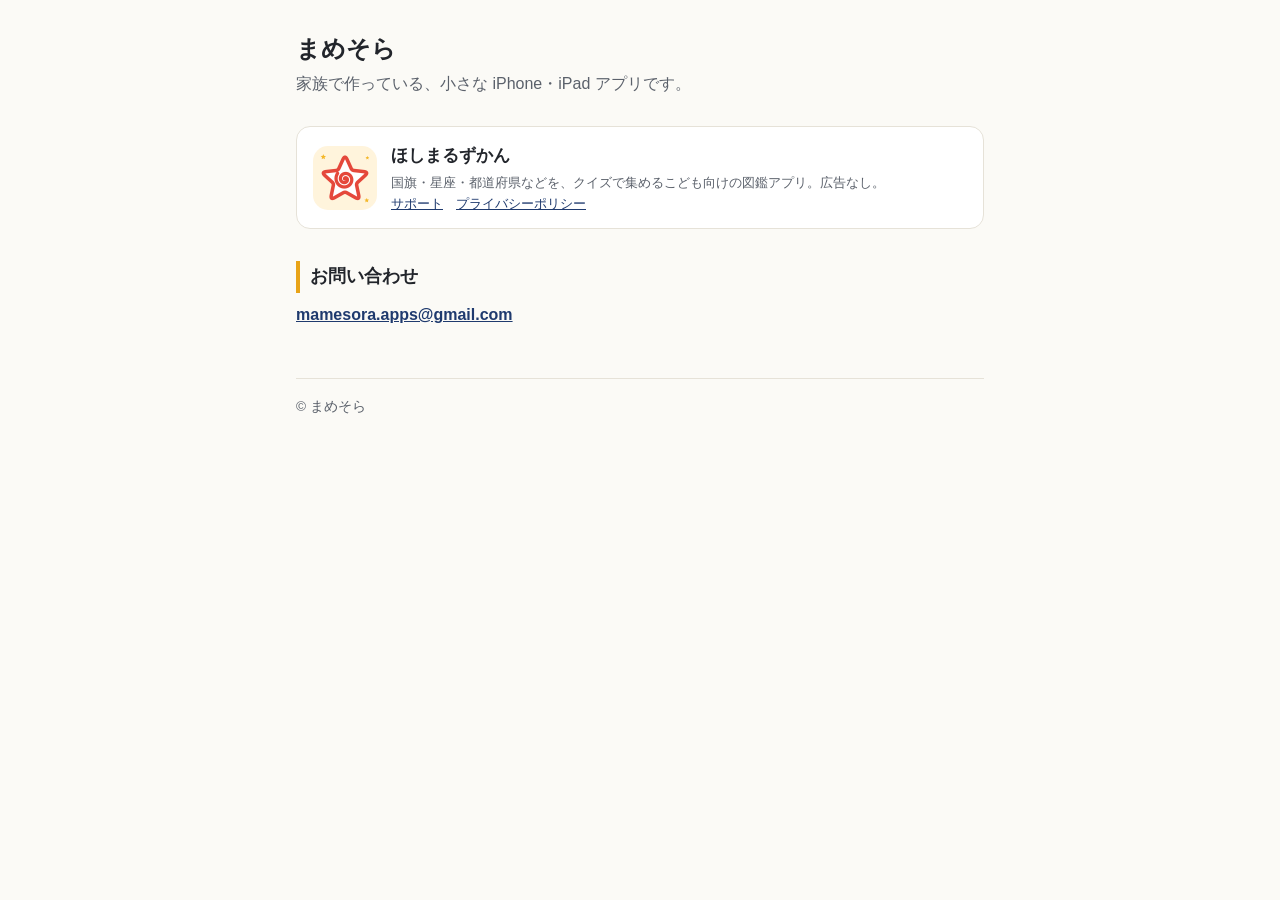
<file: index.html>
<!doctype html>
<html lang="ja">
<head>
<meta charset="utf-8">
<meta name="viewport" content="width=device-width,initial-scale=1">
<title>まめそら</title>
<meta name="description" content="まめそらが作っている iPhone・iPad アプリの紹介です。">
<link rel="stylesheet" href="style.css">
</head>
<body>
<div class="wrap">
  <h1>まめそら</h1>
  <p class="lead">家族で作っている、小さな iPhone・iPad アプリです。</p>

  <ul class="apps">
    <li>
      <img src="zukan/icon.png" alt="">
      <div>
        <b>ほしまるずかん</b>
        <small>国旗・星座・都道府県などを、クイズで集めるこども向けの図鑑アプリ。広告なし。</small>
        <small><a href="zukan/support.html">サポート</a>　<a href="zukan/privacy.html">プライバシーポリシー</a></small>
      </div>
    </li>
    <!-- 2つ目のアプリは、公開が決まったらここに追加 -->
  </ul>

  <h2>お問い合わせ</h2>
  <p><a class="mail" href="mailto:mamesora.apps@gmail.com">mamesora.apps@gmail.com</a></p>

  <footer>© まめそら</footer>
</div>
</body>
</html>
</file>
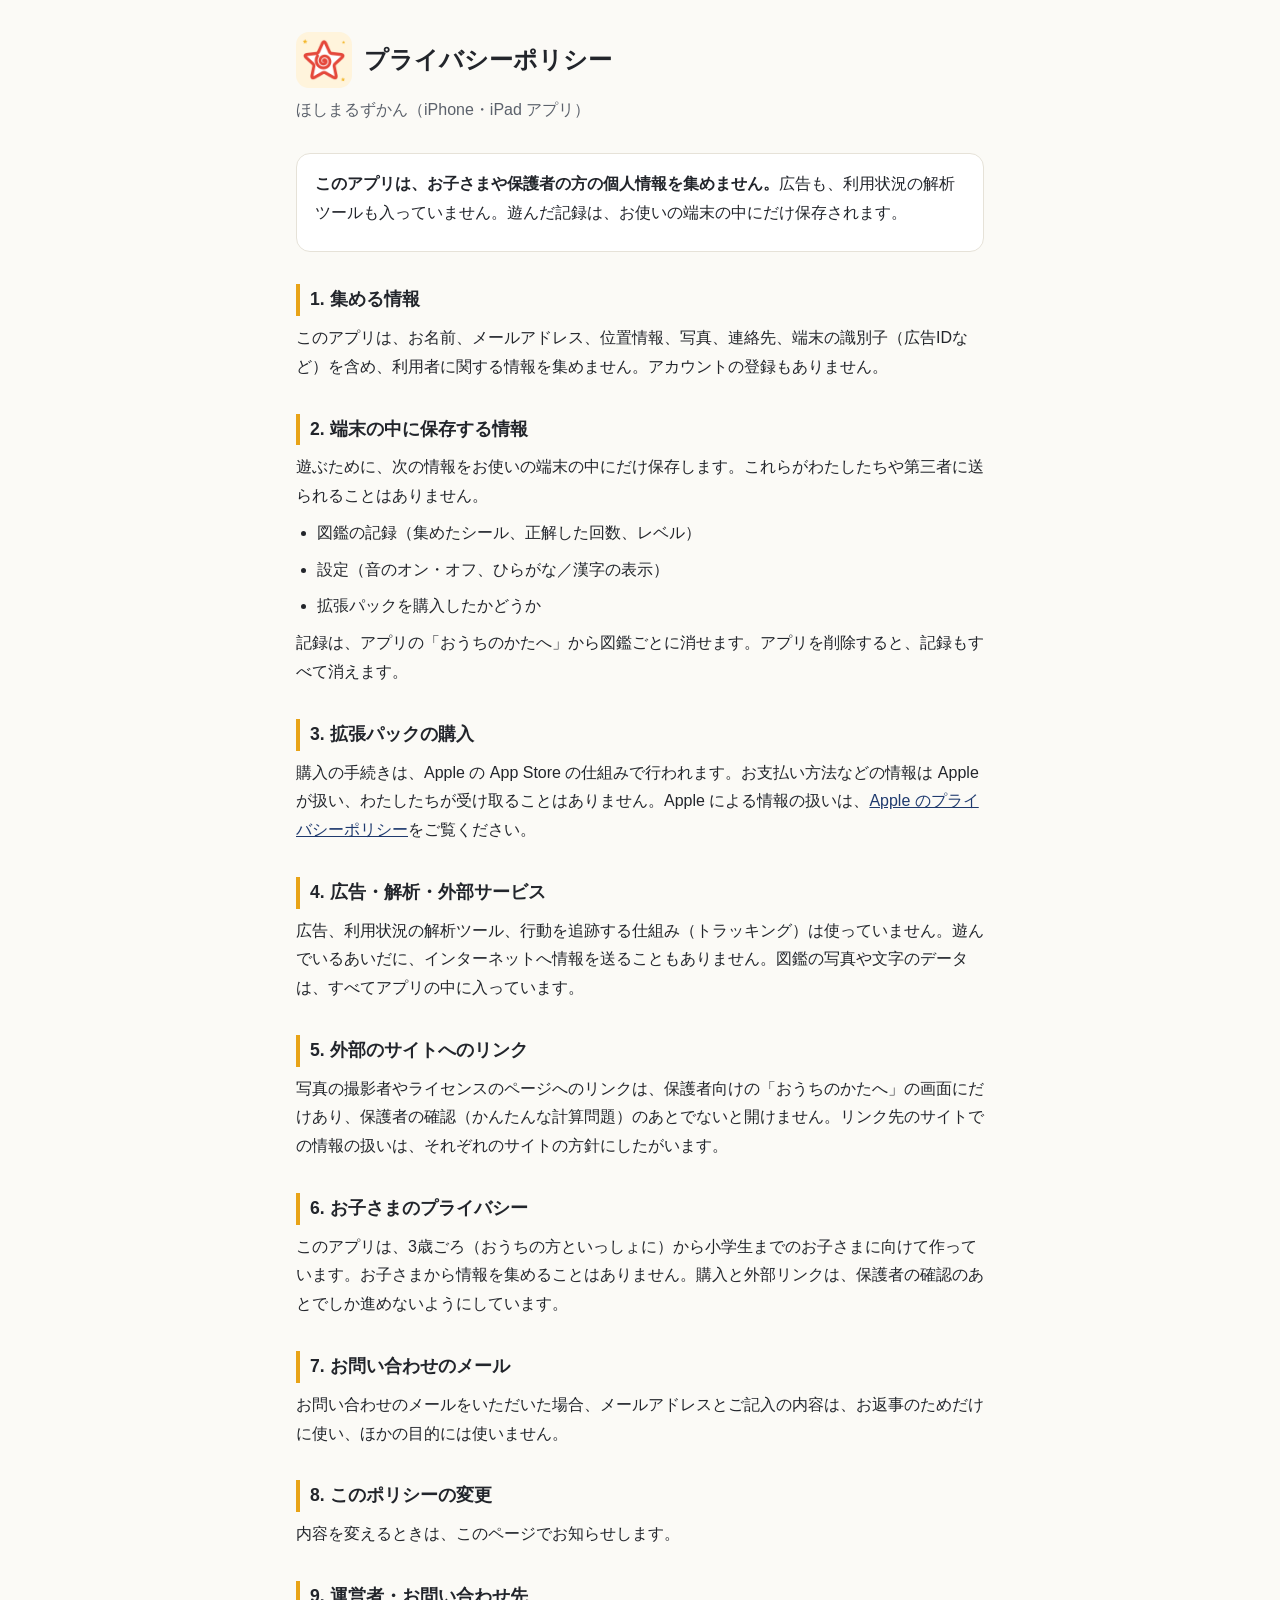
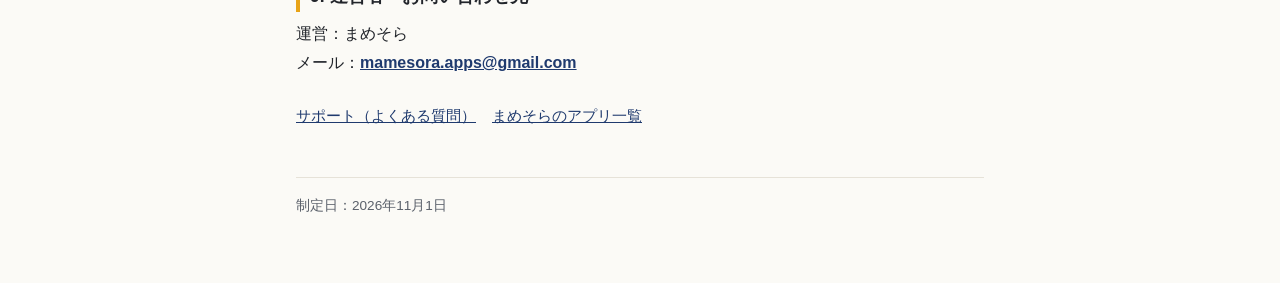
<file: zukan/privacy.html>
<!doctype html>
<html lang="ja">
<head>
<meta charset="utf-8">
<meta name="viewport" content="width=device-width,initial-scale=1">
<title>プライバシーポリシー｜ほしまるずかん</title>
<meta name="description" content="こども向け図鑑クイズアプリ「ほしまるずかん」のプライバシーポリシーです。">
<link rel="stylesheet" href="../style.css">
</head>
<body>
<div class="wrap">
  <header>
    <img src="icon.png" alt="">
    <h1>プライバシーポリシー</h1>
  </header>
  <p class="lead">ほしまるずかん（iPhone・iPad アプリ）</p>

  <div class="card">
    <p><b>このアプリは、お子さまや保護者の方の個人情報を集めません。</b>広告も、利用状況の解析ツールも入っていません。遊んだ記録は、お使いの端末の中にだけ保存されます。</p>
  </div>

  <h2>1. 集める情報</h2>
  <p>このアプリは、お名前、メールアドレス、位置情報、写真、連絡先、端末の識別子（広告IDなど）を含め、利用者に関する情報を集めません。アカウントの登録もありません。</p>

  <h2>2. 端末の中に保存する情報</h2>
  <p>遊ぶために、次の情報をお使いの端末の中にだけ保存します。これらがわたしたちや第三者に送られることはありません。</p>
  <ul>
    <li>図鑑の記録（集めたシール、正解した回数、レベル）</li>
    <li>設定（音のオン・オフ、ひらがな／漢字の表示）</li>
    <li>拡張パックを購入したかどうか</li>
  </ul>
  <p>記録は、アプリの「おうちのかたへ」から図鑑ごとに消せます。アプリを削除すると、記録もすべて消えます。</p>

  <h2>3. 拡張パックの購入</h2>
  <p>購入の手続きは、Apple の App Store の仕組みで行われます。お支払い方法などの情報は Apple が扱い、わたしたちが受け取ることはありません。Apple による情報の扱いは、<a href="https://www.apple.com/jp/legal/privacy/">Apple のプライバシーポリシー</a>をご覧ください。</p>

  <h2>4. 広告・解析・外部サービス</h2>
  <p>広告、利用状況の解析ツール、行動を追跡する仕組み（トラッキング）は使っていません。遊んでいるあいだに、インターネットへ情報を送ることもありません。図鑑の写真や文字のデータは、すべてアプリの中に入っています。</p>

  <h2>5. 外部のサイトへのリンク</h2>
  <p>写真の撮影者やライセンスのページへのリンクは、保護者向けの「おうちのかたへ」の画面にだけあり、保護者の確認（かんたんな計算問題）のあとでないと開けません。リンク先のサイトでの情報の扱いは、それぞれのサイトの方針にしたがいます。</p>

  <h2>6. お子さまのプライバシー</h2>
  <p>このアプリは、3歳ごろ（おうちの方といっしょに）から小学生までのお子さまに向けて作っています。お子さまから情報を集めることはありません。購入と外部リンクは、保護者の確認のあとでしか進めないようにしています。</p>

  <h2>7. お問い合わせのメール</h2>
  <p>お問い合わせのメールをいただいた場合、メールアドレスとご記入の内容は、お返事のためだけに使い、ほかの目的には使いません。</p>

  <h2>8. このポリシーの変更</h2>
  <p>内容を変えるときは、このページでお知らせします。</p>

  <h2>9. 運営者・お問い合わせ先</h2>
  <p>運営：まめそら<br>
  メール：<a class="mail" href="mailto:mamesora.apps@gmail.com">mamesora.apps@gmail.com</a></p>

  <nav class="links">
    <a href="support.html">サポート（よくある質問）</a>
    <a href="../">まめそらのアプリ一覧</a>
  </nav>

  <footer>
    制定日：2026年11月1日
  </footer>
</div>
</body>
</html>
</file>
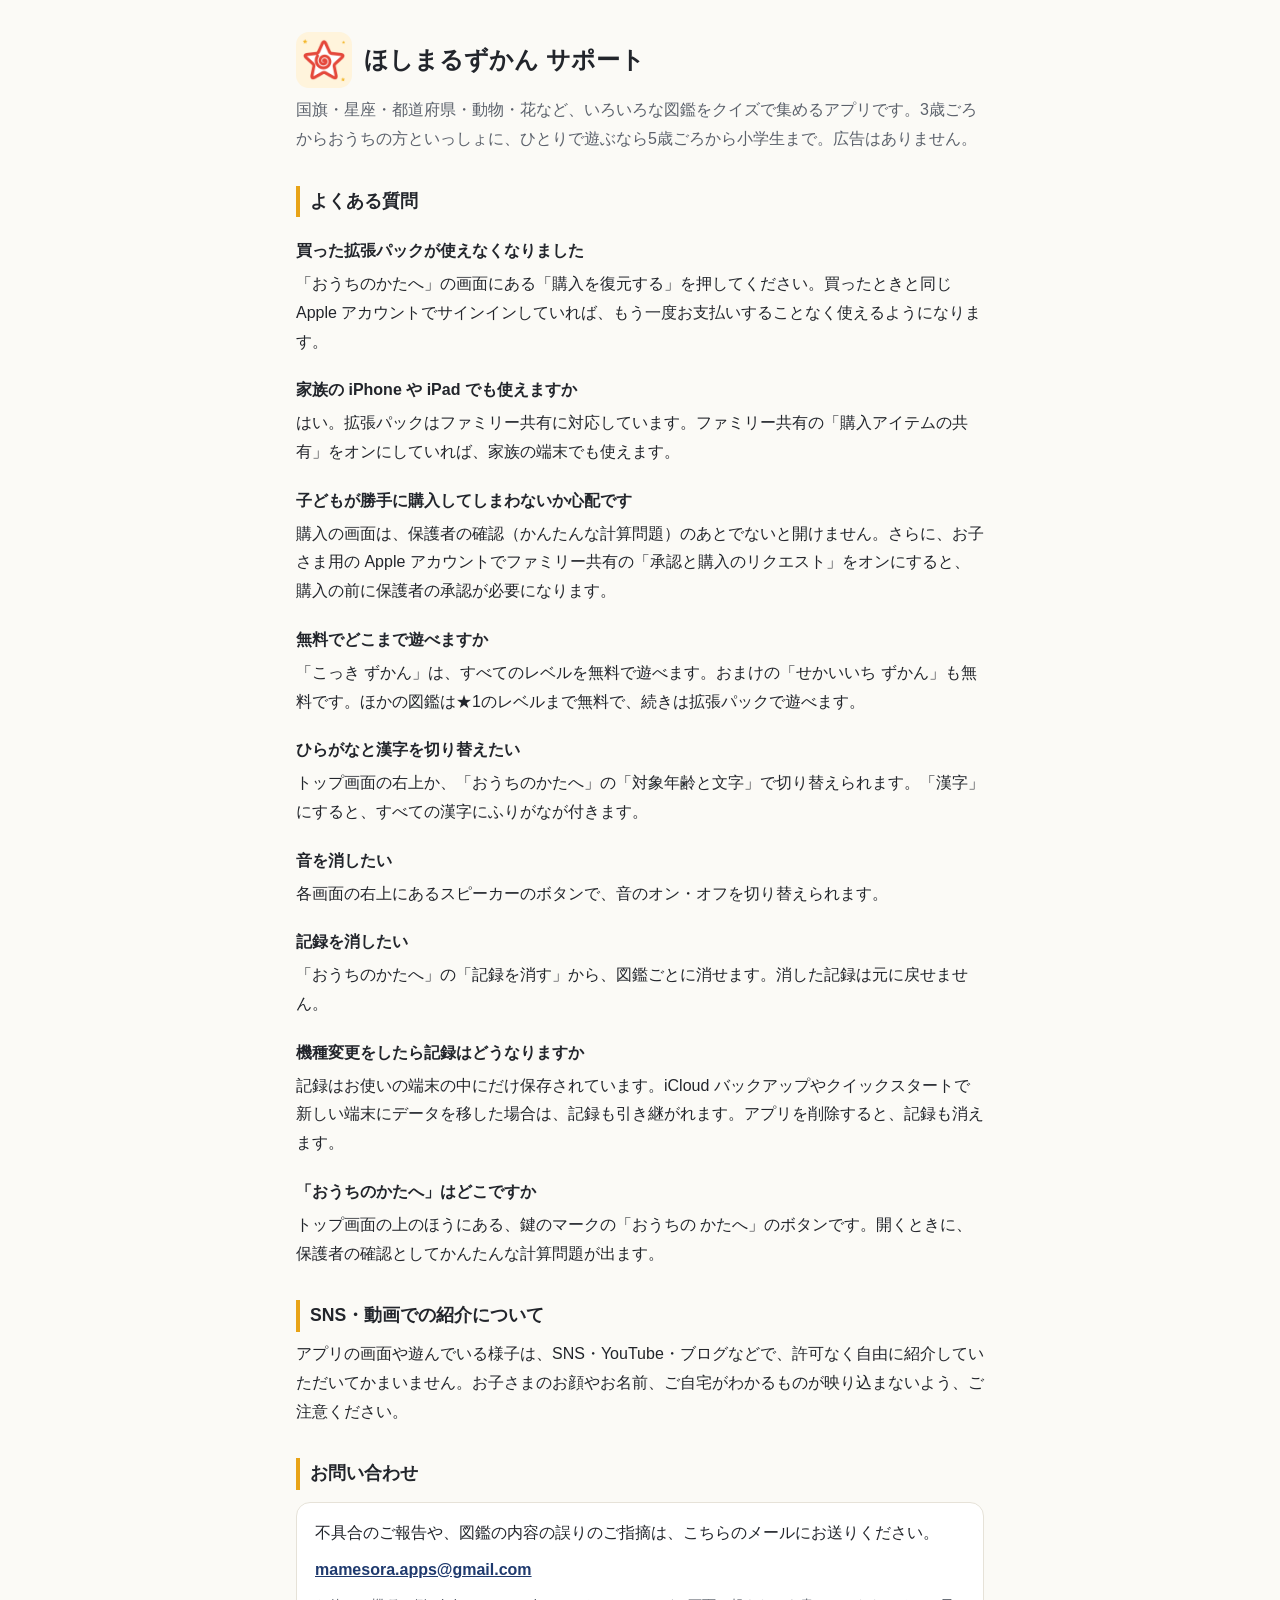
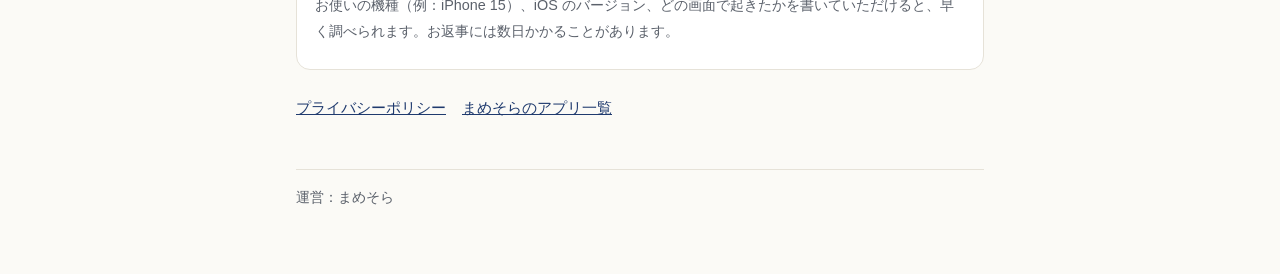
<file: zukan/support.html>
<!doctype html>
<html lang="ja">
<head>
<meta charset="utf-8">
<meta name="viewport" content="width=device-width,initial-scale=1">
<title>サポート｜ほしまるずかん</title>
<meta name="description" content="こども向け図鑑クイズアプリ「ほしまるずかん」のサポートページです。">
<link rel="stylesheet" href="../style.css">
</head>
<body>
<div class="wrap">
  <header>
    <img src="icon.png" alt="">
    <h1>ほしまるずかん サポート</h1>
  </header>
  <p class="lead">国旗・星座・都道府県・動物・花など、いろいろな図鑑をクイズで集めるアプリです。3歳ごろからおうちの方といっしょに、ひとりで遊ぶなら5歳ごろから小学生まで。広告はありません。</p>

  <h2>よくある質問</h2>

  <h3>買った拡張パックが使えなくなりました</h3>
  <p>「おうちのかたへ」の画面にある「購入を復元する」を押してください。買ったときと同じ Apple アカウントでサインインしていれば、もう一度お支払いすることなく使えるようになります。</p>

  <h3>家族の iPhone や iPad でも使えますか</h3>
  <p>はい。拡張パックはファミリー共有に対応しています。ファミリー共有の「購入アイテムの共有」をオンにしていれば、家族の端末でも使えます。</p>

  <h3>子どもが勝手に購入してしまわないか心配です</h3>
  <p>購入の画面は、保護者の確認（かんたんな計算問題）のあとでないと開けません。さらに、お子さま用の Apple アカウントでファミリー共有の「承認と購入のリクエスト」をオンにすると、購入の前に保護者の承認が必要になります。</p>

  <h3>無料でどこまで遊べますか</h3>
  <p>「こっき ずかん」は、すべてのレベルを無料で遊べます。おまけの「せかいいち ずかん」も無料です。ほかの図鑑は★1のレベルまで無料で、続きは拡張パックで遊べます。</p>

  <h3>ひらがなと漢字を切り替えたい</h3>
  <p>トップ画面の右上か、「おうちのかたへ」の「対象年齢と文字」で切り替えられます。「漢字」にすると、すべての漢字にふりがなが付きます。</p>

  <h3>音を消したい</h3>
  <p>各画面の右上にあるスピーカーのボタンで、音のオン・オフを切り替えられます。</p>

  <h3>記録を消したい</h3>
  <p>「おうちのかたへ」の「記録を消す」から、図鑑ごとに消せます。消した記録は元に戻せません。</p>

  <h3>機種変更をしたら記録はどうなりますか</h3>
  <p>記録はお使いの端末の中にだけ保存されています。iCloud バックアップやクイックスタートで新しい端末にデータを移した場合は、記録も引き継がれます。アプリを削除すると、記録も消えます。</p>

  <h3>「おうちのかたへ」はどこですか</h3>
  <p>トップ画面の上のほうにある、鍵のマークの「おうちの かたへ」のボタンです。開くときに、保護者の確認としてかんたんな計算問題が出ます。</p>

  <h2>SNS・動画での紹介について</h2>
  <p>アプリの画面や遊んでいる様子は、SNS・YouTube・ブログなどで、許可なく自由に紹介していただいてかまいません。お子さまのお顔やお名前、ご自宅がわかるものが映り込まないよう、ご注意ください。</p>

  <h2>お問い合わせ</h2>
  <div class="card">
    <p>不具合のご報告や、図鑑の内容の誤りのご指摘は、こちらのメールにお送りください。</p>
    <p><a class="mail" href="mailto:mamesora.apps@gmail.com">mamesora.apps@gmail.com</a></p>
    <p style="font-size:.9rem;color:var(--sub)">お使いの機種（例：iPhone 15）、iOS のバージョン、どの画面で起きたかを書いていただけると、早く調べられます。お返事には数日かかることがあります。</p>
  </div>

  <nav class="links">
    <a href="privacy.html">プライバシーポリシー</a>
    <a href="../">まめそらのアプリ一覧</a>
  </nav>

  <footer>
    運営：まめそら
  </footer>
</div>
</body>
</html>
</file>
<file: style.css>
:root{
  --bg:#fbfaf6; --card:#ffffff; --ink:#22252b; --sub:#5b616b; --line:#e6e2d8;
  --accent:#1f3a6e; --star:#e8a317; --mark:#fff3cc;
}
@media (prefers-color-scheme: dark){
  :root{ --bg:#12151c; --card:#1b1f29; --ink:#eceef2; --sub:#a7adb8; --line:#2c3240;
    --accent:#9db8ef; --star:#f2c14e; --mark:#3a3420; }
}
*{box-sizing:border-box}
html{-webkit-text-size-adjust:100%}
body{margin:0;background:var(--bg);color:var(--ink);
  font-family:-apple-system,BlinkMacSystemFont,"Hiragino Sans","Hiragino Kaku Gothic ProN","Noto Sans JP",sans-serif;
  line-height:1.8;font-size:16px}
.wrap{max-width:720px;margin:0 auto;padding:32px 16px 64px}
header{display:flex;align-items:center;gap:12px;margin-bottom:8px}
header img{width:56px;height:56px;border-radius:13px;flex:none}
h1{font-size:1.5rem;line-height:1.4;margin:0}
.lead{color:var(--sub);margin:4px 0 28px}
h2{font-size:1.1rem;margin:32px 0 8px;padding-left:10px;border-left:4px solid var(--star)}
h3{font-size:1rem;margin:20px 0 4px}
p,li{margin:0 0 8px}
ul{padding-left:1.3em;margin:0 0 8px}
a{color:var(--accent)}
.card{background:var(--card);border:1px solid var(--line);border-radius:14px;padding:16px 18px;margin:12px 0}
.mail{display:inline-block;font-weight:600;word-break:break-all}
.ph{background:var(--mark);border-radius:4px;padding:0 4px}
nav.links{display:flex;flex-wrap:wrap;gap:8px 16px;margin:24px 0 0;font-size:.95rem}
footer{margin-top:48px;padding-top:16px;border-top:1px solid var(--line);color:var(--sub);font-size:.85rem}
.apps{list-style:none;padding:0}
.apps li{display:flex;gap:14px;align-items:center;background:var(--card);border:1px solid var(--line);border-radius:14px;padding:14px 16px;margin:0 0 12px}
.apps img{width:64px;height:64px;border-radius:15px;flex:none}
.apps b{display:block;font-size:1.05rem}
.apps small{color:var(--sub);display:block;line-height:1.6}
</file>
